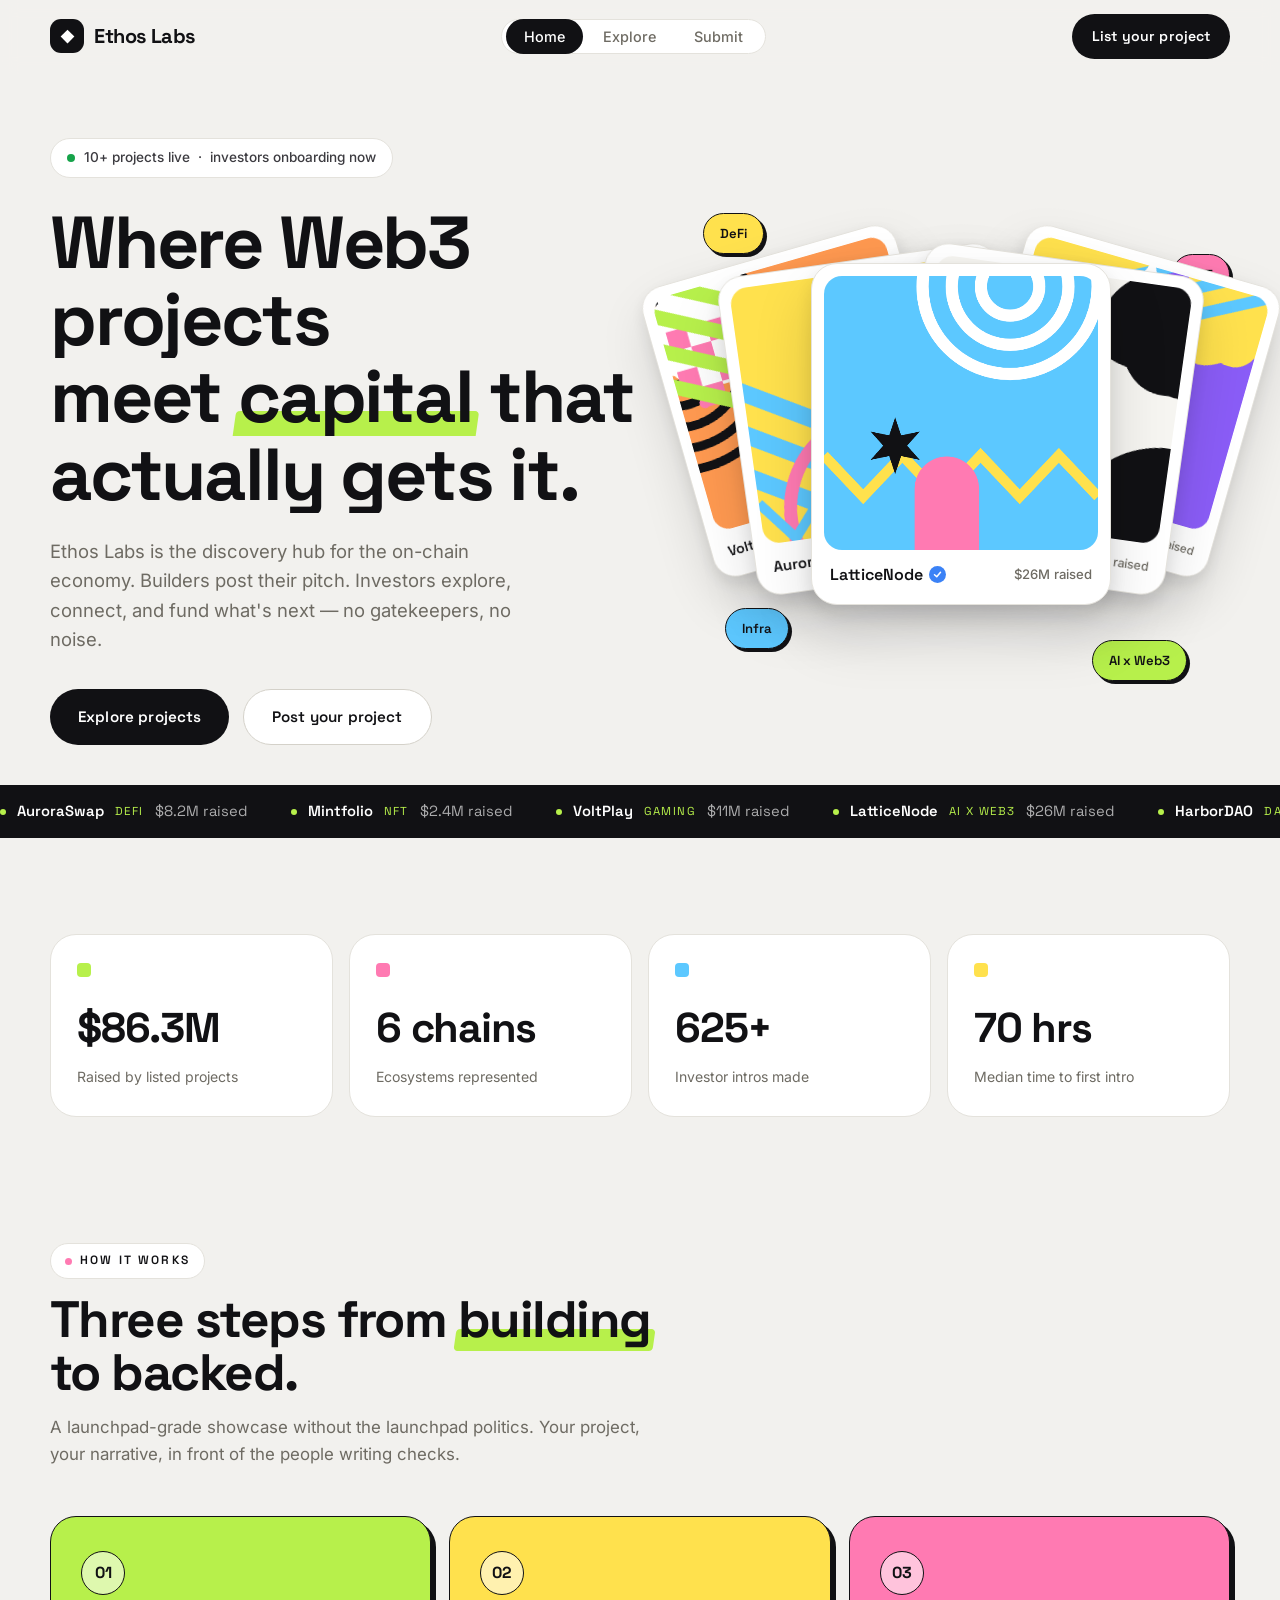
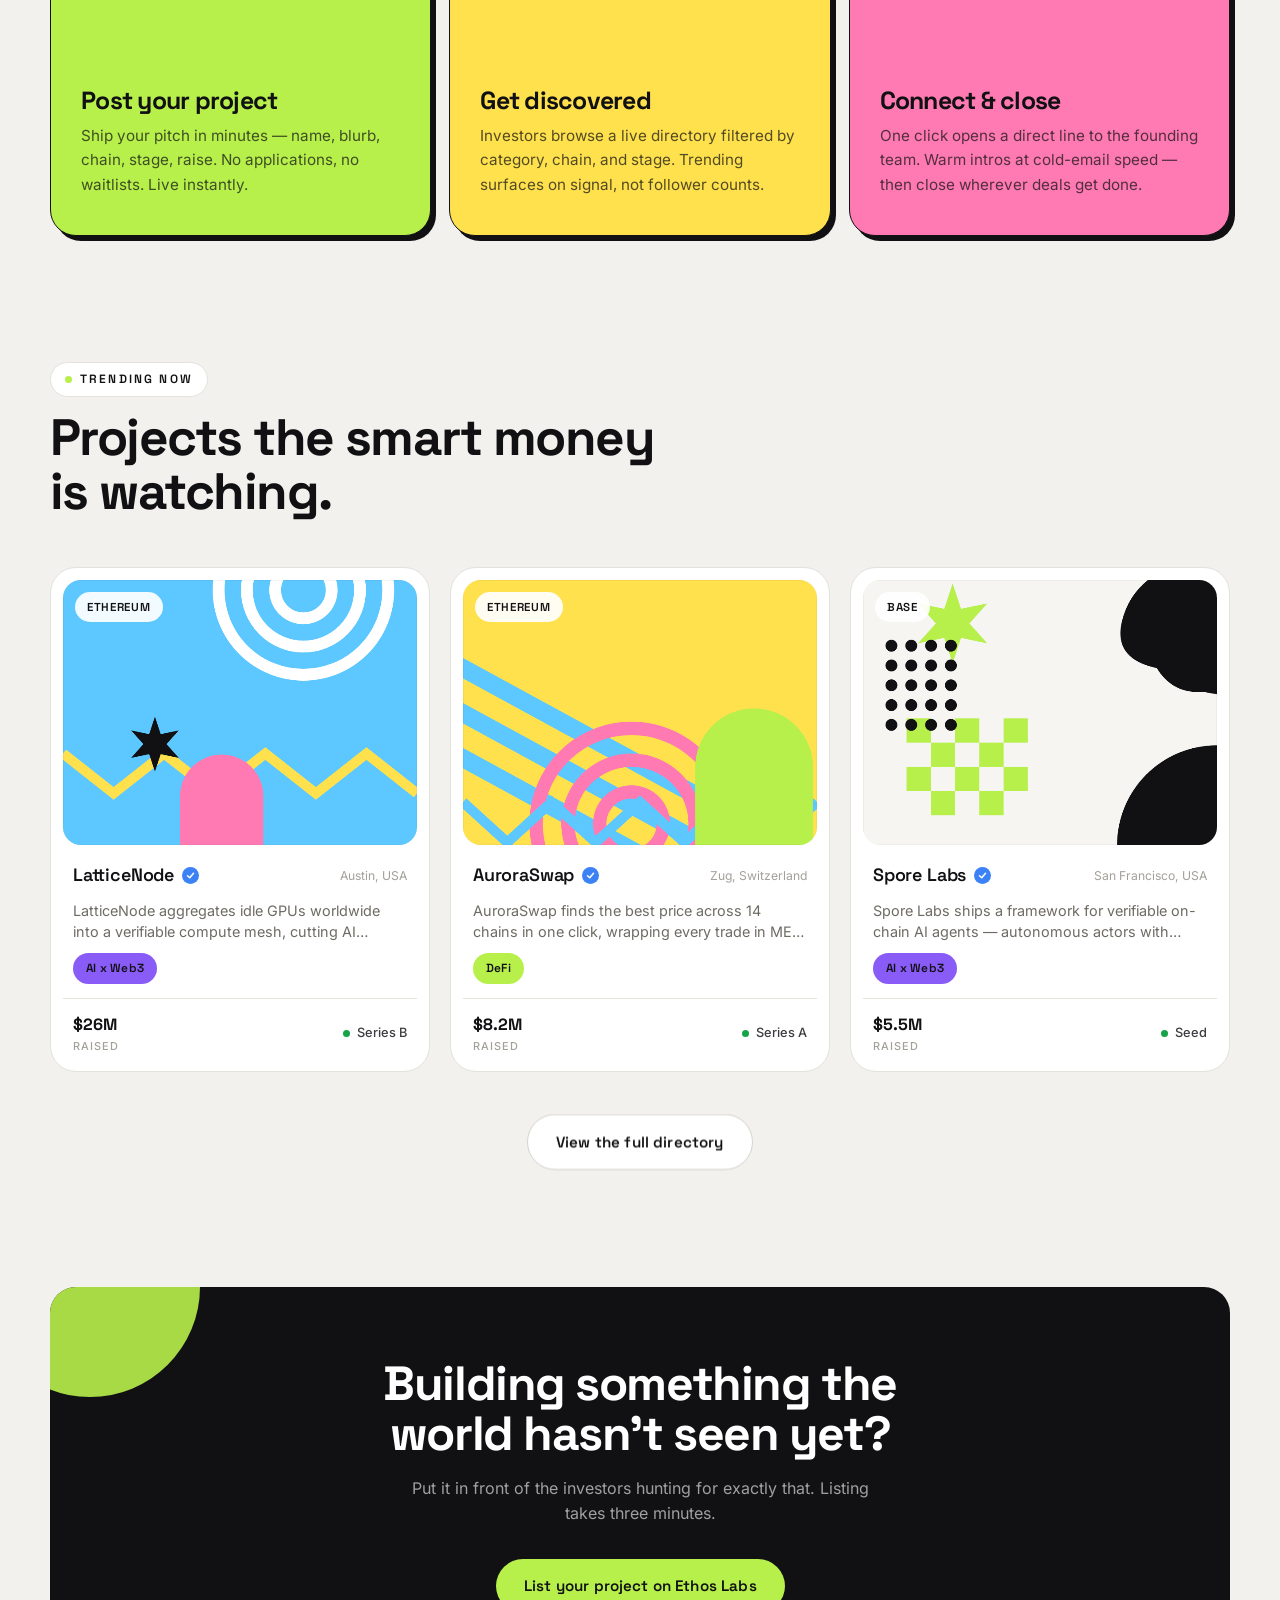
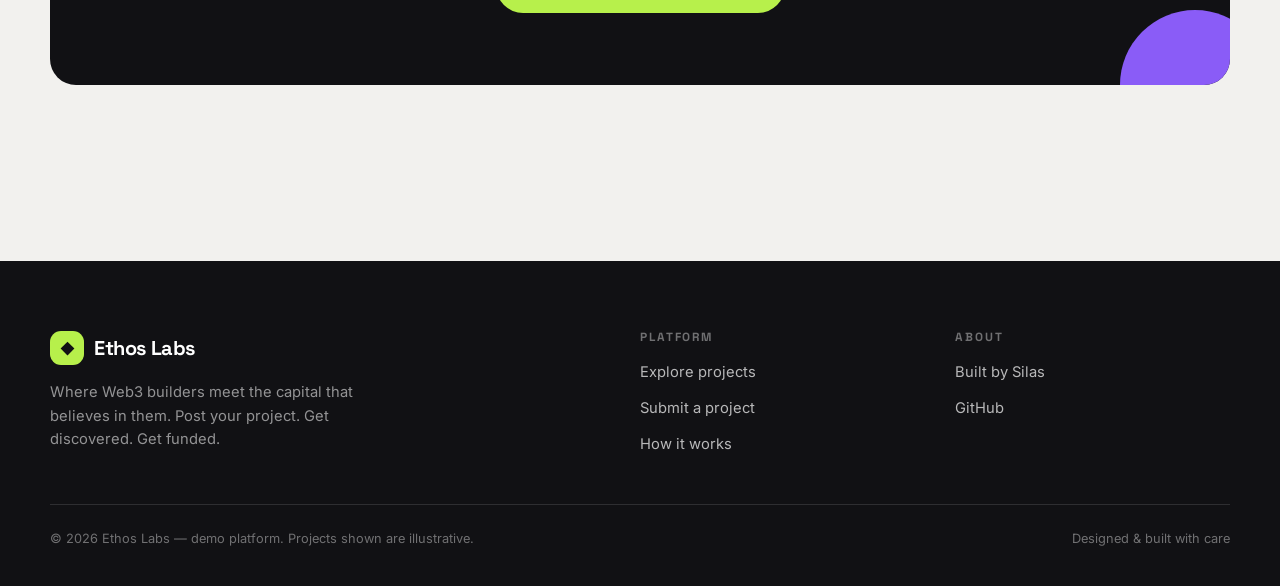
<file: index.html>
<!DOCTYPE html>
<html lang="en">
<head>
    <meta charset="UTF-8">
    <meta name="viewport" content="width=device-width, initial-scale=1.0">
    <title>Ethos Labs — Where Web3 projects meet capital</title>
    <meta name="description" content="Ethos Labs is the discovery hub for Web3. Projects post their pitch; investors discover, connect, and fund the next generation of on-chain builders.">
    <meta property="og:title" content="Ethos Labs — Where Web3 projects meet capital">
    <meta property="og:description" content="Post your project. Get discovered. Get funded.">
    <meta property="og:type" content="website">
    <link rel="icon" href="data:image/svg+xml,%3Csvg xmlns='http://www.w3.org/2000/svg' viewBox='0 0 32 32'%3E%3Crect width='32' height='32' rx='8' fill='%23111114'/%3E%3Cpath d='M16 6 26 16 16 26 6 16Z' fill='%23b7f04b'/%3E%3C/svg%3E">
    <link rel="stylesheet" href="assets/vendor/lenis.css">
    <link rel="stylesheet" href="assets/css/main.css">
</head>
<body>

    <!-- ================= HERO ================= -->
    <section class="hero">
        <div class="container hero-inner">
            <div>
                <div class="hero-badge"><span class="pulse"></span> 10+ projects live &nbsp;·&nbsp; investors onboarding now</div>
                <h1>
                    <span class="line"><span>Where Web3 projects</span></span>
                    <span class="line"><span>meet <span class="mark">capital</span> that</span></span>
                    <span class="line"><span>actually gets it.</span></span>
                </h1>
                <p class="hero-sub">Ethos Labs is the discovery hub for the on-chain economy. Builders post their pitch. Investors explore, connect, and fund what's next — no gatekeepers, no noise.</p>
                <div class="hero-ctas">
                    <a href="explore.html" class="btn btn-primary" data-magnetic>Explore projects</a>
                    <a href="submit.html" class="btn btn-ghost" data-magnetic>Post your project</a>
                </div>
            </div>
            <div class="hero-stack" id="hero-stack">
                <span class="float-chip" style="top:6%;left:2%;background:var(--yellow)">DeFi</span>
                <span class="float-chip" style="top:14%;right:0%;background:var(--pink)">NFT</span>
                <span class="float-chip" style="bottom:10%;left:6%;background:var(--sky)">Infra</span>
                <span class="float-chip" style="bottom:4%;right:8%;background:var(--lime)">AI x Web3</span>
            </div>
        </div>
    </section>

    <!-- ================= TICKER ================= -->
    <div class="ticker">
        <div class="ticker-track" id="ticker-track"></div>
    </div>

    <!-- ================= STATS ================= -->
    <section class="section" style="padding-bottom:30px">
        <div class="container">
            <div class="stats-row">
                <div class="stat-tile reveal">
                    <div class="stat-sq" style="background:var(--lime)"></div>
                    <div class="stat-value" data-count="88.4" data-prefix="$" data-suffix="M" data-decimals="1">$0M</div>
                    <div class="stat-label">Raised by listed projects</div>
                </div>
                <div class="stat-tile reveal" data-delay="0.08">
                    <div class="stat-sq" style="background:var(--pink)"></div>
                    <div class="stat-value" data-count="6" data-suffix=" chains">0</div>
                    <div class="stat-label">Ecosystems represented</div>
                </div>
                <div class="stat-tile reveal" data-delay="0.16">
                    <div class="stat-sq" style="background:var(--sky)"></div>
                    <div class="stat-value" data-count="640" data-suffix="+">0</div>
                    <div class="stat-label">Investor intros made</div>
                </div>
                <div class="stat-tile reveal" data-delay="0.24">
                    <div class="stat-sq" style="background:var(--yellow)"></div>
                    <div class="stat-value" data-count="72" data-suffix=" hrs">0</div>
                    <div class="stat-label">Median time to first intro</div>
                </div>
            </div>
        </div>
    </section>

    <!-- ================= HOW IT WORKS ================= -->
    <section class="section" id="how">
        <div class="container">
            <div class="section-head reveal">
                <span class="eyebrow"><span class="dot" style="background:var(--pink)"></span>How it works</span>
                <h2>Three steps from <span class="mark">building</span> to backed.</h2>
                <p>A launchpad-grade showcase without the launchpad politics. Your project, your narrative, in front of the people writing checks.</p>
            </div>
            <div class="how-grid">
                <div class="how-card reveal" style="background:var(--lime)">
                    <span class="how-num">01</span>
                    <h3>Post your project</h3>
                    <p>Ship your pitch in minutes — name, blurb, chain, stage, raise. No applications, no waitlists. Live instantly.</p>
                </div>
                <div class="how-card reveal" data-delay="0.08" style="background:var(--yellow)">
                    <span class="how-num">02</span>
                    <h3>Get discovered</h3>
                    <p>Investors browse a live directory filtered by category, chain, and stage. Trending surfaces on signal, not follower counts.</p>
                </div>
                <div class="how-card reveal" data-delay="0.16" style="background:var(--pink)">
                    <span class="how-num">03</span>
                    <h3>Connect &amp; close</h3>
                    <p>One click opens a direct line to the founding team. Warm intros at cold-email speed — then close wherever deals get done.</p>
                </div>
            </div>
        </div>
    </section>

    <!-- ================= FEATURED ================= -->
    <section class="section" id="featured" style="padding-top:30px">
        <div class="container">
            <div class="section-head reveal">
                <span class="eyebrow"><span class="dot" style="background:var(--lime)"></span>Trending now</span>
                <h2>Projects the smart money is watching.</h2>
            </div>
            <div class="project-grid" id="featured-grid"></div>
            <div style="text-align:center;margin-top:42px" class="reveal">
                <a href="explore.html" class="btn btn-ghost" data-magnetic>View the full directory</a>
            </div>
        </div>
    </section>

    <!-- ================= CTA ================= -->
    <section class="section" style="padding-top:20px">
        <div class="container">
            <div class="cta-band reveal">
                <div class="cta-deco" style="width:220px;height:220px;background:var(--lime);top:-110px;left:-70px;opacity:.9"></div>
                <div class="cta-deco" style="width:150px;height:150px;background:var(--purple);bottom:-75px;right:-40px"></div>
                <h2 style="position:relative">Building something the world hasn't seen yet?</h2>
                <p style="position:relative">Put it in front of the investors hunting for exactly that. Listing takes three minutes.</p>
                <a href="submit.html" class="btn btn-lime" data-magnetic style="position:relative">List your project on Ethos Labs</a>
            </div>
        </div>
    </section>

    <script src="assets/vendor/gsap.min.js"></script>
    <script src="assets/vendor/ScrollTrigger.min.js"></script>
    <script src="assets/vendor/lenis.min.js"></script>
    <script src="assets/js/store.js"></script>
    <script src="assets/js/artwork.js"></script>
    <script src="assets/js/animations.js"></script>
    <script src="assets/js/home.js"></script>
</body>
</html>
</file>
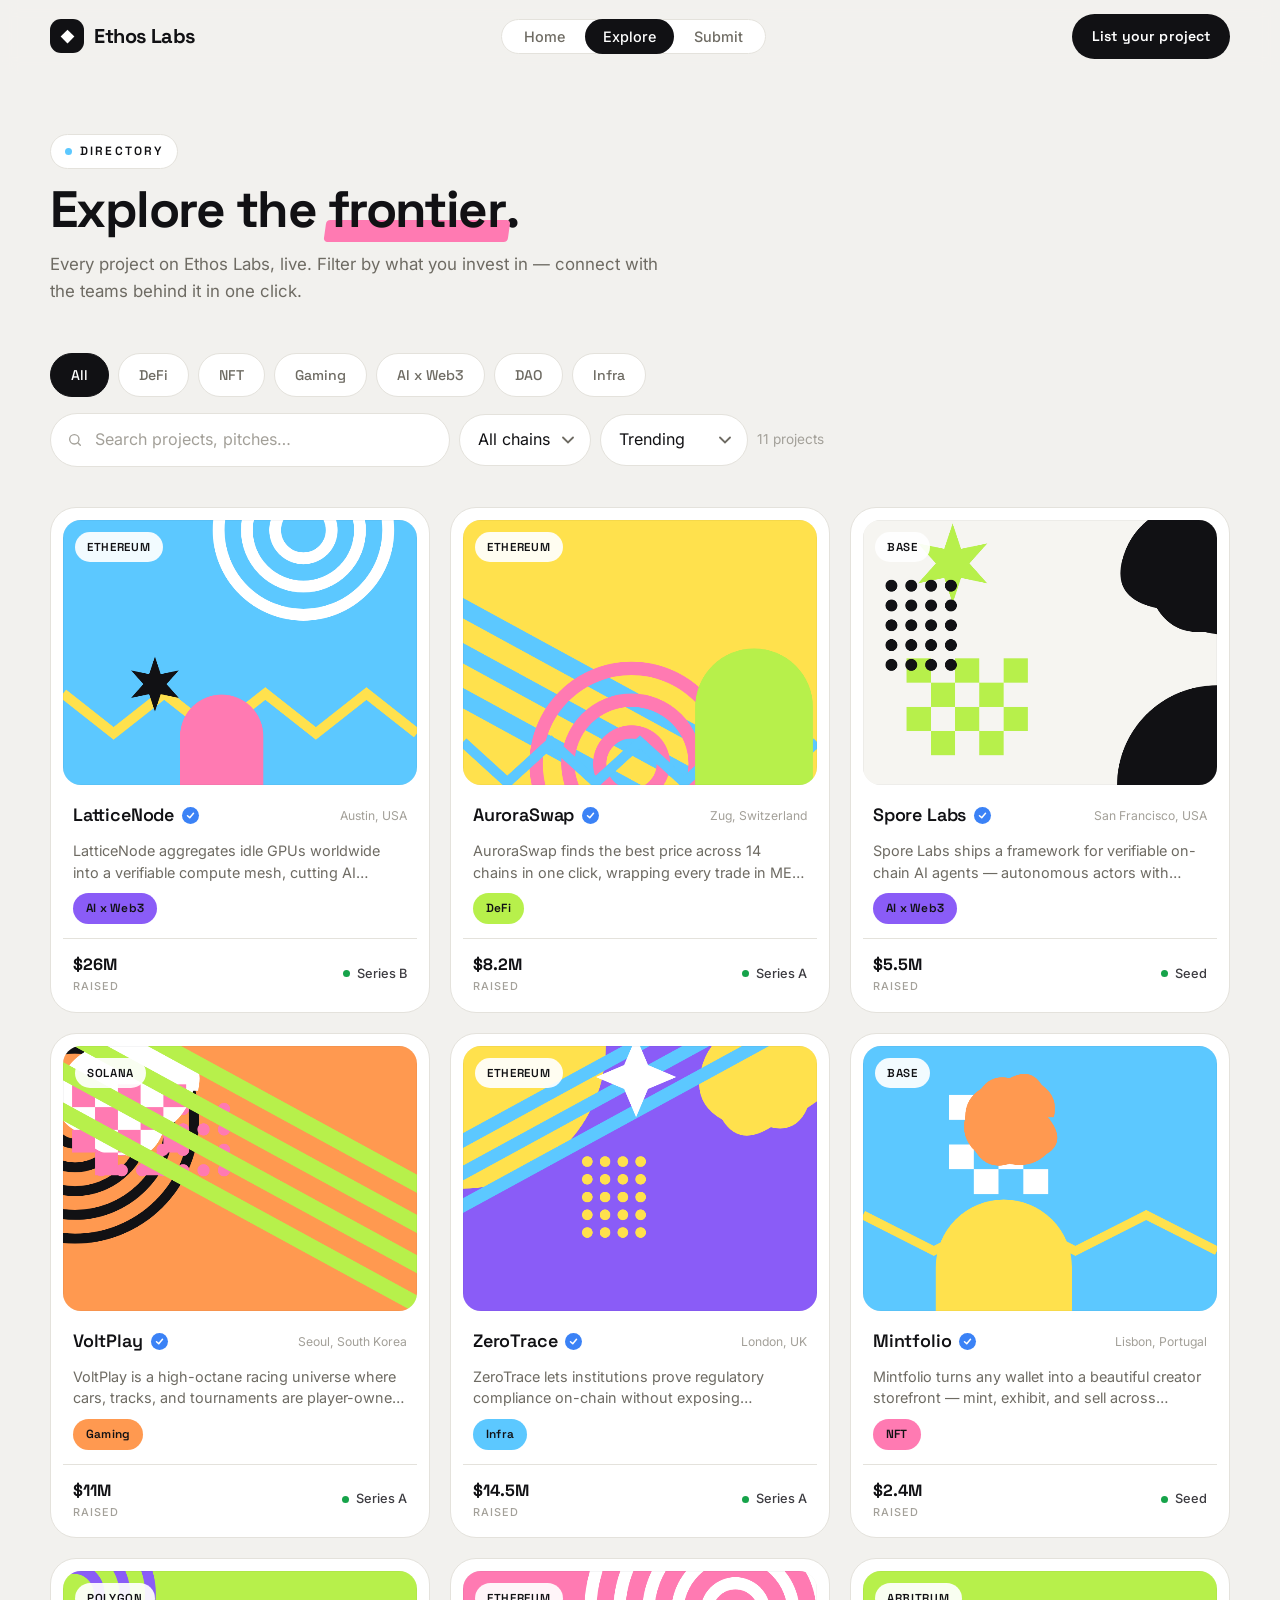
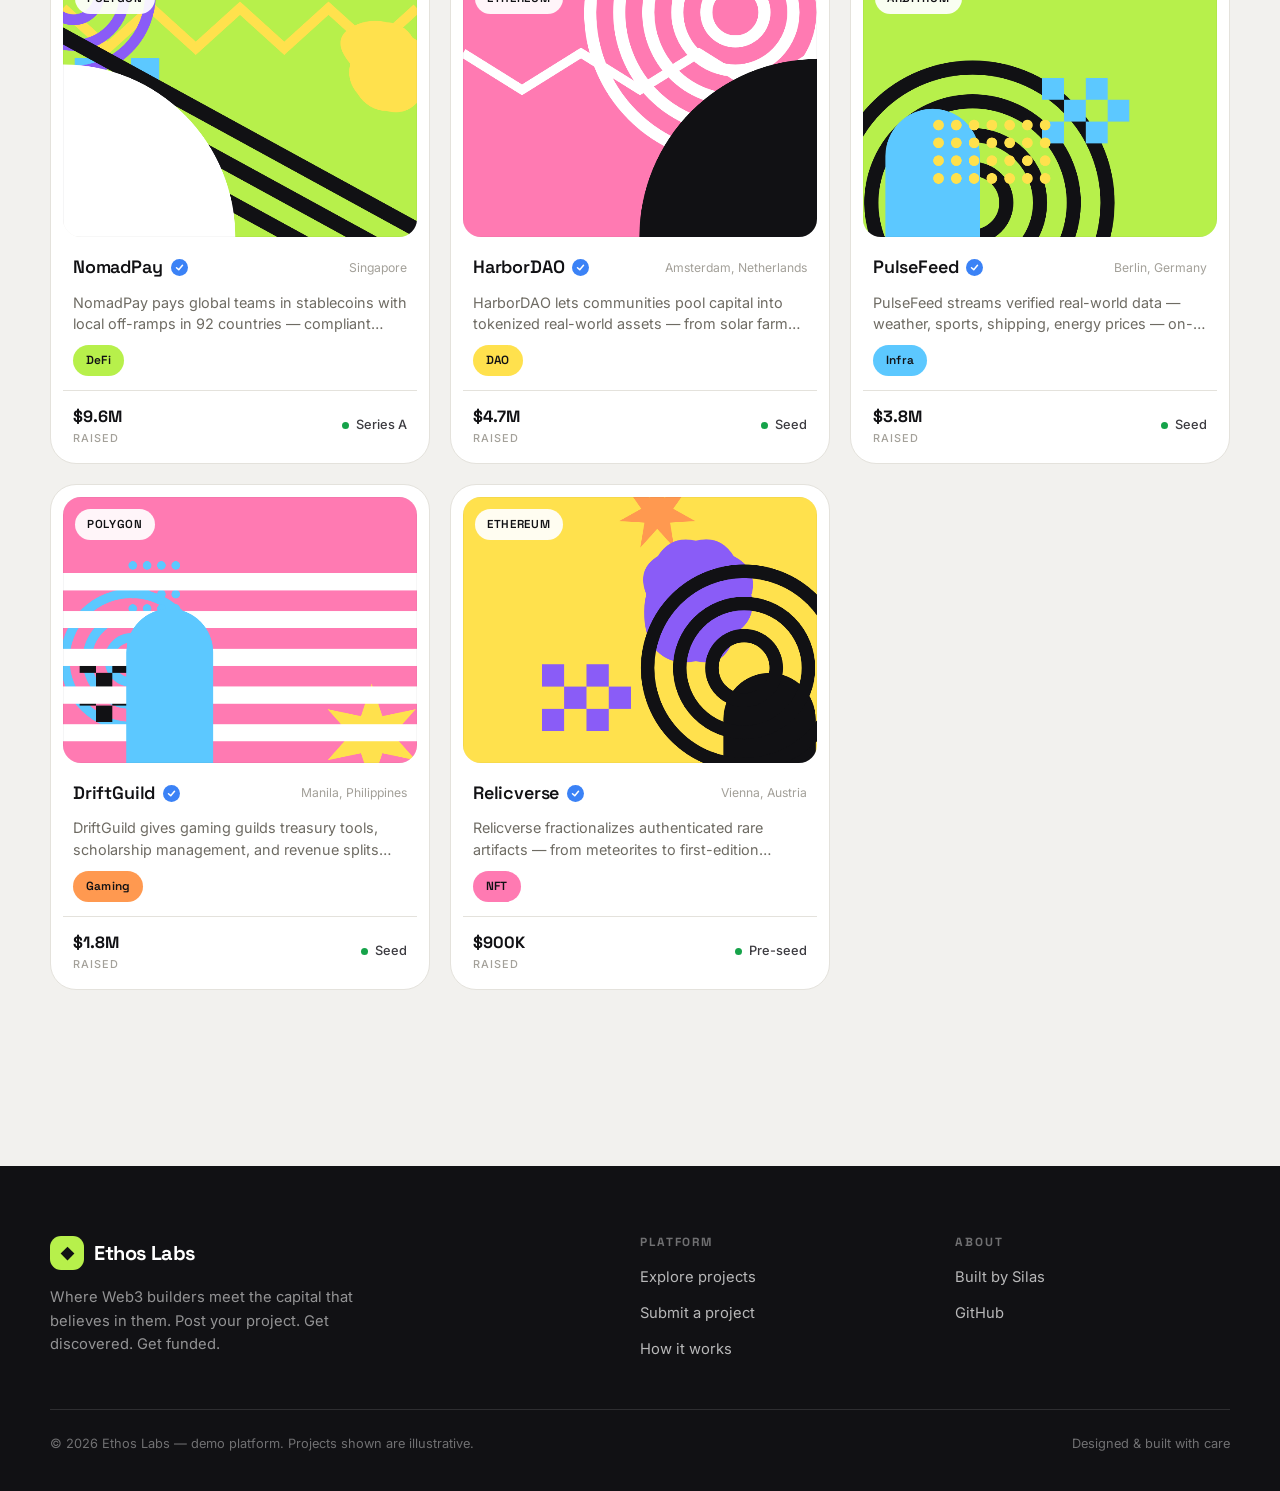
<file: explore.html>
<!DOCTYPE html>
<html lang="en">
<head>
    <meta charset="UTF-8">
    <meta name="viewport" content="width=device-width, initial-scale=1.0">
    <title>Explore projects — Ethos Labs</title>
    <meta name="description" content="Browse every project on Ethos Labs — filter by category, chain, and stage; search and sort to find your next investment.">
    <link rel="icon" href="data:image/svg+xml,%3Csvg xmlns='http://www.w3.org/2000/svg' viewBox='0 0 32 32'%3E%3Crect width='32' height='32' rx='8' fill='%23111114'/%3E%3Cpath d='M16 6 26 16 16 26 6 16Z' fill='%23b7f04b'/%3E%3C/svg%3E">
    <link rel="stylesheet" href="assets/vendor/lenis.css">
    <link rel="stylesheet" href="assets/css/main.css">
</head>
<body>

    <section class="section" style="padding-top:calc(var(--nav-h) + 60px)">
        <div class="container">
            <div class="section-head reveal">
                <span class="eyebrow"><span class="dot" style="background:var(--sky)"></span>Directory</span>
                <h2>Explore the <span class="mark-pink mark">frontier</span>.</h2>
                <p>Every project on Ethos Labs, live. Filter by what you invest in — connect with the teams behind it in one click.</p>
            </div>

            <div class="filter-bar reveal">
                <div class="filter-row" id="filter-categories"></div>
                <div class="filter-row">
                    <div class="search-wrap">
                        <span class="search-ico" id="search-ico"></span>
                        <input type="search" class="search-input" id="filter-search" placeholder="Search projects, pitches…">
                    </div>
                    <div class="select-wrap">
                        <select id="filter-chain"></select>
                    </div>
                    <div class="select-wrap">
                        <select id="filter-sort">
                            <option value="trending">Trending</option>
                            <option value="newest">Newest</option>
                            <option value="raising">Most raised</option>
                        </select>
                    </div>
                    <span class="results-count" id="results-count"></span>
                </div>
            </div>

            <div class="project-grid" id="explore-grid"></div>
        </div>
    </section>

    <script src="assets/vendor/gsap.min.js"></script>
    <script src="assets/vendor/ScrollTrigger.min.js"></script>
    <script src="assets/vendor/lenis.min.js"></script>
    <script src="assets/js/store.js"></script>
    <script src="assets/js/artwork.js"></script>
    <script src="assets/js/animations.js"></script>
    <script src="assets/js/explore.js"></script>
</body>
</html>
</file>
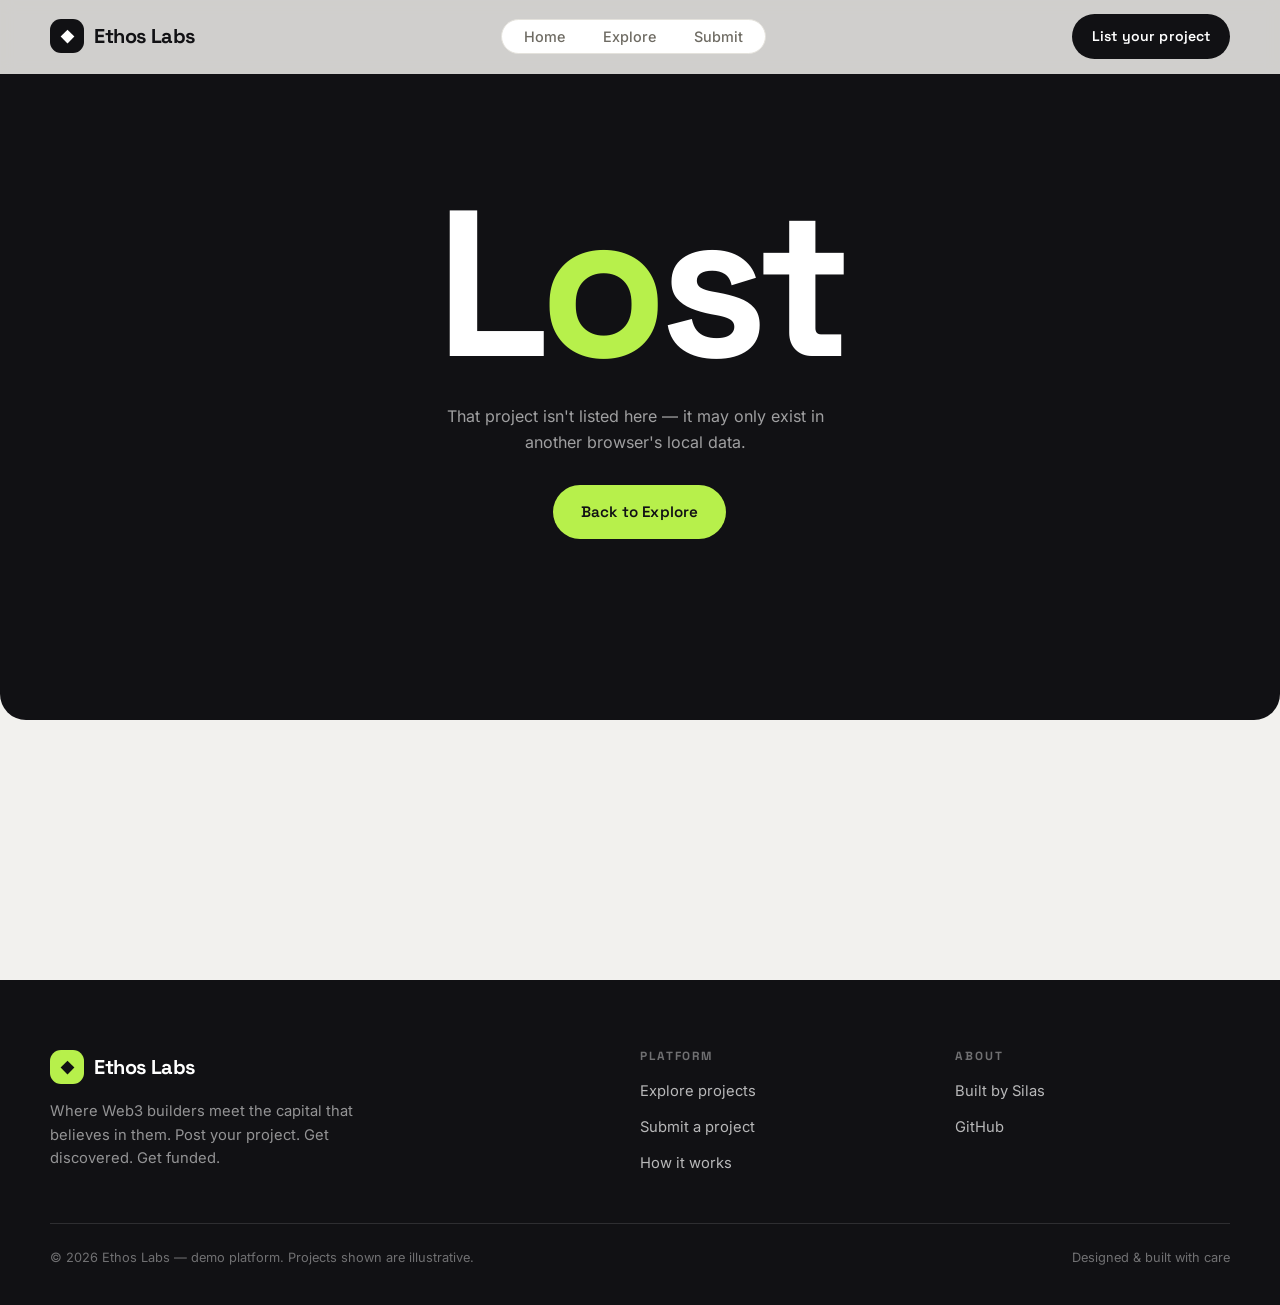
<file: project.html>
<!DOCTYPE html>
<html lang="en">
<head>
    <meta charset="UTF-8">
    <meta name="viewport" content="width=device-width, initial-scale=1.0">
    <title>Project — Ethos Labs</title>
    <meta name="description" content="Full pitch, raise snapshot, team, and direct contact for a project listed on Ethos Labs.">
    <link rel="icon" href="data:image/svg+xml,%3Csvg xmlns='http://www.w3.org/2000/svg' viewBox='0 0 32 32'%3E%3Crect width='32' height='32' rx='8' fill='%23111114'/%3E%3Cpath d='M16 6 26 16 16 26 6 16Z' fill='%23b7f04b'/%3E%3C/svg%3E">
    <link rel="stylesheet" href="assets/vendor/lenis.css">
    <link rel="stylesheet" href="assets/css/main.css">
</head>
<body>

    <main id="detail-root" style="min-height:100svh"></main>

    <script src="assets/vendor/gsap.min.js"></script>
    <script src="assets/vendor/ScrollTrigger.min.js"></script>
    <script src="assets/vendor/lenis.min.js"></script>
    <script src="assets/js/store.js"></script>
    <script src="assets/js/artwork.js"></script>
    <script src="assets/js/animations.js"></script>
    <script src="assets/js/project.js"></script>
</body>
</html>
</file>
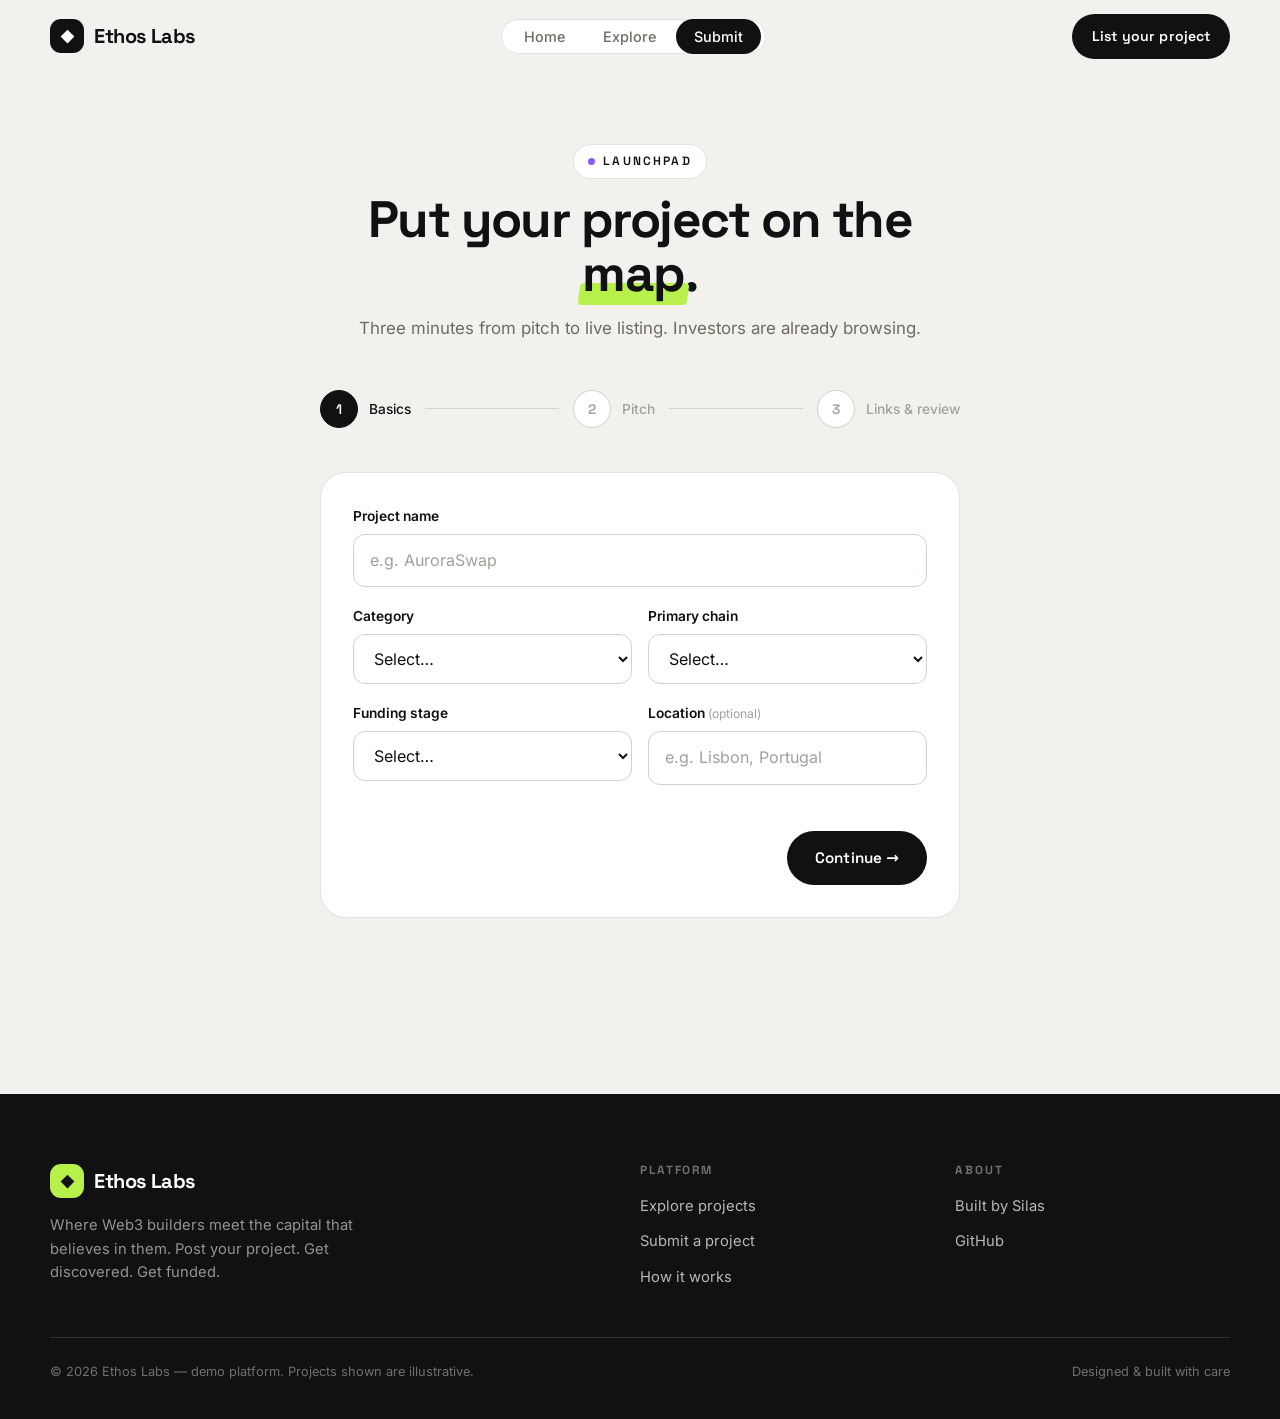
<file: submit.html>
<!DOCTYPE html>
<html lang="en">
<head>
    <meta charset="UTF-8">
    <meta name="viewport" content="width=device-width, initial-scale=1.0">
    <title>Submit your project — Ethos Labs</title>
    <meta name="description" content="List your Web3 project on Ethos Labs in three minutes — pitch, category, chain, and raise details, live instantly for investors to discover.">
    <link rel="icon" href="data:image/svg+xml,%3Csvg xmlns='http://www.w3.org/2000/svg' viewBox='0 0 32 32'%3E%3Crect width='32' height='32' rx='8' fill='%23111114'/%3E%3Cpath d='M16 6 26 16 16 26 6 16Z' fill='%23b7f04b'/%3E%3C/svg%3E">
    <link rel="stylesheet" href="assets/vendor/lenis.css">
    <link rel="stylesheet" href="assets/css/main.css">
</head>
<body>

    <section class="section" style="padding-top:calc(var(--nav-h) + 70px)">
        <div class="container">
            <div class="section-head reveal" style="text-align:center;margin-inline:auto">
                <span class="eyebrow"><span class="dot" style="background:var(--purple)"></span>Launchpad</span>
                <h2>Put your project on the <span class="mark">map</span>.</h2>
                <p>Three minutes from pitch to live listing. Investors are already browsing.</p>
            </div>

            <div class="wizard reveal" id="wizard">
                <!-- Progress -->
                <div class="wizard-progress">
                    <div class="wp-step is-active"><div class="wp-dot">1</div><span class="wp-label">Basics</span></div>
                    <div class="wp-line"></div>
                    <div class="wp-step"><div class="wp-dot">2</div><span class="wp-label">Pitch</span></div>
                    <div class="wp-line"></div>
                    <div class="wp-step"><div class="wp-dot">3</div><span class="wp-label">Links &amp; review</span></div>
                </div>

                <!-- Step 1: Basics -->
                <div class="wizard-panel wizard-card is-current" data-step="1">
                    <div class="field">
                        <label for="f-name">Project name</label>
                        <input id="f-name" type="text" placeholder="e.g. AuroraSwap" autocomplete="off">
                        <span class="error-msg"></span>
                    </div>
                    <div class="field-row">
                        <div class="field">
                            <label for="f-category">Category</label>
                            <select id="f-category">
                                <option value="">Select…</option>
                                <option>DeFi</option>
                                <option>NFT</option>
                                <option>Gaming</option>
                                <option>Infra</option>
                                <option>DAO</option>
                                <option>AI x Web3</option>
                            </select>
                            <span class="error-msg"></span>
                        </div>
                        <div class="field">
                            <label for="f-chain">Primary chain</label>
                            <select id="f-chain">
                                <option value="">Select…</option>
                                <option>Ethereum</option>
                                <option>Solana</option>
                                <option>Base</option>
                                <option>Arbitrum</option>
                                <option>Polygon</option>
                                <option>Other</option>
                            </select>
                            <span class="error-msg"></span>
                        </div>
                    </div>
                    <div class="field-row">
                        <div class="field">
                            <label for="f-stage">Funding stage</label>
                            <select id="f-stage">
                                <option value="">Select…</option>
                                <option>Pre-seed</option>
                                <option>Seed</option>
                                <option>Series A</option>
                                <option>Series B</option>
                                <option>Token round</option>
                            </select>
                            <span class="error-msg"></span>
                        </div>
                        <div class="field">
                            <label for="f-location">Location <span class="hint">(optional)</span></label>
                            <input id="f-location" type="text" placeholder="e.g. Lisbon, Portugal">
                            <span class="error-msg"></span>
                        </div>
                    </div>
                    <div class="wizard-nav">
                        <span></span>
                        <button class="btn btn-primary" data-next data-magnetic>Continue →</button>
                    </div>
                </div>

                <!-- Step 2: Pitch -->
                <div class="wizard-panel wizard-card" data-step="2">
                    <div class="field">
                        <label for="f-tagline">Tagline</label>
                        <input id="f-tagline" type="text" placeholder="One line that makes an investor lean in.">
                        <span class="error-msg"></span>
                    </div>
                    <div class="field">
                        <label for="f-blurb">Blurb — your 280-character pitch</label>
                        <textarea id="f-blurb" maxlength="280" placeholder="What you're building, who it's for, and why it wins."></textarea>
                        <div class="char-count" id="blurb-count">0 / 280</div>
                        <span class="error-msg"></span>
                    </div>
                    <div class="field">
                        <label for="f-description">Extended pitch <span class="hint">(optional — separate paragraphs with a blank line)</span></label>
                        <textarea id="f-description" style="min-height:160px" placeholder="Traction, product, market, moat…"></textarea>
                        <span class="error-msg"></span>
                    </div>
                    <div class="field">
                        <label for="f-seeking">Raising <span class="hint">(optional)</span></label>
                        <input id="f-seeking" type="text" placeholder="e.g. $5M">
                        <span class="error-msg"></span>
                    </div>
                    <div class="wizard-nav">
                        <button class="btn btn-ghost" data-back data-magnetic>← Back</button>
                        <button class="btn btn-primary" data-next data-magnetic>Continue →</button>
                    </div>
                </div>

                <!-- Step 3: Links & review -->
                <div class="wizard-panel wizard-card" data-step="3">
                    <div class="field">
                        <label for="f-contact">Contact email</label>
                        <input id="f-contact" type="email" placeholder="founders@yourproject.xyz">
                        <span class="error-msg"></span>
                    </div>
                    <div class="field-row">
                        <div class="field">
                            <label for="f-website">Website <span class="hint">(optional)</span></label>
                            <input id="f-website" type="url" placeholder="https://…">
                            <span class="error-msg"></span>
                        </div>
                        <div class="field">
                            <label for="f-twitter">Twitter / X <span class="hint">(optional)</span></label>
                            <input id="f-twitter" type="url" placeholder="https://x.com/…">
                            <span class="error-msg"></span>
                        </div>
                    </div>
                    <div class="review-block">
                        <h4>Review your listing</h4>
                        <div id="review-list"></div>
                    </div>
                    <div class="wizard-nav">
                        <button class="btn btn-ghost" data-back data-magnetic>← Back</button>
                        <button class="btn btn-primary" data-next data-magnetic>Go live</button>
                    </div>
                </div>

                <!-- Success -->
                <div class="wizard-success" id="wizard-success">
                    <div class="success-orb" id="success-orb"></div>
                    <h2>You're live.</h2>
                    <p>Your project is in the directory. It's stored in this browser for the demo — plug in a backend and it goes global.</p>
                    <div style="display:flex;gap:14px;justify-content:center;flex-wrap:wrap">
                        <a class="btn btn-primary" id="success-link" href="explore.html" data-magnetic>View your listing</a>
                        <a class="btn btn-white" href="explore.html" data-magnetic>Browse the directory</a>
                    </div>
                </div>
            </div>
        </div>
    </section>

    <script src="assets/vendor/gsap.min.js"></script>
    <script src="assets/vendor/ScrollTrigger.min.js"></script>
    <script src="assets/vendor/lenis.min.js"></script>
    <script src="assets/js/store.js"></script>
    <script src="assets/js/artwork.js"></script>
    <script src="assets/js/animations.js"></script>
    <script src="assets/js/submit.js"></script>
</body>
</html>
</file>
<file: assets/vendor/lenis.css>
html.lenis,html.lenis body{height:auto}.lenis.lenis-smooth{scroll-behavior:auto!important}.lenis.lenis-smooth [data-lenis-prevent]{overscroll-behavior:contain}.lenis.lenis-stopped{overflow:hidden}.lenis.lenis-smooth iframe{pointer-events:none}
</file>
<file: assets/css/main.css>
/* ============================================================
   NEXUS — Web3 project discovery
   Design system v2: light editorial marketplace.
   Warm canvas, ink type, white cards, black pill CTAs,
   flat accent colors. No gradients, no glass, no glow.
   ============================================================ */

/* ---------- Fonts (self-hosted) ---------- */
@font-face {
  font-family: 'Space Grotesk';
  src: url('../fonts/space-grotesk-latin-400-normal.woff2') format('woff2');
  font-weight: 400; font-style: normal; font-display: swap;
}
@font-face {
  font-family: 'Space Grotesk';
  src: url('../fonts/space-grotesk-latin-500-normal.woff2') format('woff2');
  font-weight: 500; font-style: normal; font-display: swap;
}
@font-face {
  font-family: 'Space Grotesk';
  src: url('../fonts/space-grotesk-latin-600-normal.woff2') format('woff2');
  font-weight: 600; font-style: normal; font-display: swap;
}
@font-face {
  font-family: 'Space Grotesk';
  src: url('../fonts/space-grotesk-latin-700-normal.woff2') format('woff2');
  font-weight: 700; font-style: normal; font-display: swap;
}
@font-face {
  font-family: 'Inter';
  src: url('../fonts/inter-latin-400-normal.woff2') format('woff2');
  font-weight: 400; font-style: normal; font-display: swap;
}
@font-face {
  font-family: 'Inter';
  src: url('../fonts/inter-latin-500-normal.woff2') format('woff2');
  font-weight: 500; font-style: normal; font-display: swap;
}
@font-face {
  font-family: 'Inter';
  src: url('../fonts/inter-latin-600-normal.woff2') format('woff2');
  font-weight: 600; font-style: normal; font-display: swap;
}

/* ---------- Tokens ---------- */
:root {
  --canvas: #f2f1ee;
  --card: #ffffff;
  --ink: #111114;
  --ink-soft: #3c3b40;
  --muted: #6e6b63;
  --faint: #a3a099;
  --line: #e4e2dc;
  --line-dark: #d4d1c9;

  --lime: #b7f04b;
  --yellow: #ffe14d;
  --pink: #ff7ab2;
  --purple: #8a5cf7;
  --sky: #5cc8ff;
  --orange: #ff9950;
  --blue: #3b82f6;
  --green: #16a34a;
  --red: #dc2626;

  --font-display: 'Space Grotesk', 'Inter', system-ui, sans-serif;
  --font-body: 'Inter', system-ui, sans-serif;

  --r-sm: 12px;
  --r-md: 18px;
  --r-lg: 26px;
  --nav-h: 74px;
  --shadow-sm: 0 1px 2px rgba(17, 17, 20, 0.05), 0 4px 14px rgba(17, 17, 20, 0.05);
  --shadow-md: 0 2px 6px rgba(17, 17, 20, 0.06), 0 14px 34px rgba(17, 17, 20, 0.10);
  --shadow-lg: 0 8px 20px rgba(17, 17, 20, 0.10), 0 30px 60px rgba(17, 17, 20, 0.14);
  --ease-out: cubic-bezier(0.22, 1, 0.36, 1);
}

/* ---------- Reset / base ---------- */
*, *::before, *::after { box-sizing: border-box; margin: 0; padding: 0; }

body {
  background: var(--canvas);
  color: var(--ink);
  font-family: var(--font-body);
  font-size: 16px;
  line-height: 1.6;
  -webkit-font-smoothing: antialiased;
  overflow-x: hidden;
  min-height: 100vh;
}

img, canvas { max-width: 100%; display: block; }
a { color: inherit; text-decoration: none; }
button { font: inherit; color: inherit; background: none; border: none; cursor: pointer; }
input, select, textarea { font: inherit; color: inherit; }

::selection { background: var(--lime); color: var(--ink); }

h1, h2, h3, h4 { font-family: var(--font-display); line-height: 1.05; letter-spacing: -0.03em; font-weight: 700; }

/* ---------- Utilities ---------- */
.container { width: min(1180px, calc(100% - 44px)); margin-inline: auto; }
.section { padding: 96px 0; position: relative; }
.section-head { max-width: 620px; margin-bottom: 48px; }
.section-head h2 { font-size: clamp(2rem, 4.4vw, 3.2rem); margin: 14px 0 14px; }
.section-head p { color: var(--muted); font-size: 1.05rem; }

.eyebrow {
  display: inline-flex; align-items: center; gap: 8px;
  font-family: var(--font-display);
  font-size: 0.75rem; font-weight: 600;
  letter-spacing: 0.18em; text-transform: uppercase;
  color: var(--ink);
  padding: 7px 14px;
  background: var(--card);
  border: 1px solid var(--line);
  border-radius: 999px;
}
.eyebrow .dot { width: 7px; height: 7px; border-radius: 50%; }

/* Marker highlight for one word in headlines */
.mark {
  position: relative; white-space: nowrap; z-index: 0;
}
.mark::after {
  content: ''; position: absolute; z-index: -1;
  left: -0.06em; right: -0.06em; bottom: 0.02em; height: 0.42em;
  background: var(--lime);
  border-radius: 4px;
  transform: skewX(-8deg);
}
.mark-pink::after { background: var(--pink); }
.mark-yellow::after { background: var(--yellow); }

.icon { width: 1em; height: 1em; display: inline-block; vertical-align: -0.12em; fill: none; stroke: currentColor; stroke-width: 2; stroke-linecap: round; stroke-linejoin: round; }
.icon-fill { fill: currentColor; stroke: none; }

/* ---------- Buttons ---------- */
.btn {
  position: relative; display: inline-flex; align-items: center; justify-content: center; gap: 9px;
  padding: 15px 28px; border-radius: 999px;
  font-family: var(--font-display); font-weight: 600; font-size: 0.95rem;
  letter-spacing: 0.01em; white-space: nowrap;
  transition: transform 0.25s var(--ease-out), box-shadow 0.25s, background 0.25s, color 0.25s, border-color 0.25s;
  will-change: transform;
}
.btn-primary { background: var(--ink); color: #fff; }
.btn-primary:hover { background: #000; box-shadow: var(--shadow-md); }
.btn-ghost { background: var(--card); color: var(--ink); border: 1px solid var(--line-dark); }
.btn-ghost:hover { border-color: var(--ink); }
.btn-lime { background: var(--lime); color: var(--ink); }
.btn-lime:hover { box-shadow: var(--shadow-md); }
.btn-white { background: #fff; color: var(--ink); }
.btn-white:hover { box-shadow: var(--shadow-md); }
.btn-sm { padding: 11px 20px; font-size: 0.88rem; }
.btn[disabled] { opacity: 0.4; pointer-events: none; }

/* ---------- Nav ---------- */
.site-nav {
  position: fixed; top: 0; left: 0; right: 0; z-index: 100;
  height: var(--nav-h);
  display: flex; align-items: center;
  background: rgba(242, 241, 238, 0.85);
  backdrop-filter: blur(8px); -webkit-backdrop-filter: blur(8px);
  border-bottom: 1px solid transparent;
  transition: border-color 0.3s, background 0.3s;
}
.site-nav.is-scrolled { border-bottom-color: var(--line); background: rgba(242, 241, 238, 0.95); }
.site-nav .container { display: flex; align-items: center; justify-content: space-between; gap: 20px; }

.nav-logo { font-family: var(--font-display); font-weight: 700; font-size: 1.25rem; letter-spacing: -0.02em; display: flex; align-items: center; gap: 10px; }
.nav-logo .logo-mark {
  width: 34px; height: 34px; border-radius: 11px;
  background: var(--ink); color: #fff;
  display: grid; place-items: center;
}
.nav-logo .logo-mark svg { width: 15px; height: 15px; }

.nav-links {
  display: flex; align-items: center; gap: 2px; list-style: none;
  background: var(--card); border: 1px solid var(--line); border-radius: 999px; padding: 4px;
}
.nav-links a {
  padding: 9px 18px; border-radius: 999px;
  font-size: 0.9rem; font-weight: 500; color: var(--muted);
  transition: color 0.2s, background 0.2s;
}
.nav-links a:hover { color: var(--ink); }
.nav-links a.is-active { color: #fff; background: var(--ink); }
.nav-cta { display: flex; align-items: center; gap: 12px; }

.nav-burger { display: none; flex-direction: column; gap: 5px; padding: 10px; }
.nav-burger span { width: 22px; height: 2px; background: var(--ink); border-radius: 2px; transition: transform 0.3s, opacity 0.3s; }
.nav-burger.is-open span:nth-child(1) { transform: translateY(7px) rotate(45deg); }
.nav-burger.is-open span:nth-child(2) { opacity: 0; }
.nav-burger.is-open span:nth-child(3) { transform: translateY(-7px) rotate(-45deg); }

.mobile-menu {
  position: fixed; top: var(--nav-h); left: 0; right: 0; z-index: 99;
  background: var(--canvas);
  border-bottom: 1px solid var(--line);
  padding: 14px 22px 22px;
  display: none; flex-direction: column; gap: 4px;
  box-shadow: var(--shadow-md);
}
.mobile-menu.is-open { display: flex; }
.mobile-menu a { padding: 13px 14px; border-radius: var(--r-sm); font-weight: 500; color: var(--muted); }
.mobile-menu a:hover, .mobile-menu a.is-active { color: var(--ink); background: var(--card); }

@media (max-width: 880px) {
  .nav-links, .nav-cta .btn { display: none; }
  .nav-burger { display: flex; }
}

/* ---------- Hero ---------- */
.hero { position: relative; padding: calc(var(--nav-h) + 64px) 0 40px; overflow: hidden; }
.hero-inner { display: grid; grid-template-columns: 1.05fr 0.95fr; gap: 48px; align-items: center; }
@media (max-width: 940px) { .hero-inner { grid-template-columns: 1fr; gap: 56px; } }

.hero-badge {
  display: inline-flex; align-items: center; gap: 9px;
  padding: 8px 16px; border-radius: 999px; margin-bottom: 26px;
  background: var(--card); border: 1px solid var(--line);
  font-size: 0.85rem; font-weight: 500; color: var(--ink-soft);
}
.hero-badge .pulse { width: 8px; height: 8px; border-radius: 50%; background: var(--green); }

.hero h1 { font-size: clamp(2.7rem, 6vw, 4.6rem); max-width: 620px; }
.hero h1 .line { display: block; overflow: hidden; }
.hero h1 .line > span { display: inline-block; }
.hero-sub { margin: 24px 0 34px; font-size: clamp(1rem, 1.8vw, 1.15rem); color: var(--muted); max-width: 480px; }
.hero-ctas { display: flex; flex-wrap: wrap; gap: 14px; }

/* Fanned card stack */
.hero-stack { position: relative; height: 520px; }
@media (max-width: 940px) { .hero-stack { height: 440px; max-width: 420px; margin-inline: auto; } }
.stack-card {
  /* width/left/top/margins are set in px by home.js — layout-measurement-proof */
  position: absolute;
  background: var(--card);
  border: 1px solid var(--line);
  border-radius: var(--r-lg);
  padding: 12px;
  box-shadow: var(--shadow-lg);
  will-change: transform;
}
.stack-card canvas { border-radius: var(--r-md); width: 100%; height: auto; aspect-ratio: 1 / 1; object-fit: cover; }
.stack-card .sc-meta { display: flex; align-items: center; justify-content: space-between; padding: 12px 6px 4px; }
.stack-card .sc-name { font-family: var(--font-display); font-weight: 600; font-size: 1rem; display: flex; align-items: center; gap: 6px; }
.stack-card .sc-price { font-size: 0.82rem; color: var(--muted); font-weight: 500; }

.float-chip {
  position: absolute; z-index: 5; white-space: nowrap;
  font-family: var(--font-display); font-weight: 600; font-size: 0.82rem;
  padding: 9px 16px; border-radius: 999px;
  border: 1px solid var(--ink);
  box-shadow: 3px 3px 0 var(--ink);
}

/* Verified check */
.verified { display: inline-grid; place-items: center; width: 17px; height: 17px; border-radius: 50%; background: var(--blue); color: #fff; flex-shrink: 0; }
.verified svg { width: 9px; height: 9px; }

/* ---------- Ticker ---------- */
.ticker { overflow: hidden; background: var(--ink); color: #fff; padding: 15px 0; }
.ticker-track { display: flex; gap: 44px; width: max-content; animation: ticker-scroll 36s linear infinite; }
.ticker:hover .ticker-track { animation-play-state: paused; }
.ticker-item { display: flex; align-items: center; gap: 11px; white-space: nowrap; font-family: var(--font-display); font-size: 0.92rem; color: rgba(255, 255, 255, 0.65); }
.ticker-item b { color: #fff; font-weight: 600; }
.ticker-item .t-cat { font-size: 0.72rem; letter-spacing: 0.12em; text-transform: uppercase; color: var(--lime); }
.ticker-item .t-dot { width: 6px; height: 6px; border-radius: 50%; background: var(--lime); }
@keyframes ticker-scroll { from { transform: translateX(0); } to { transform: translateX(-50%); } }

/* ---------- Cards (project) ---------- */
.project-grid { display: grid; grid-template-columns: repeat(auto-fill, minmax(300px, 1fr)); gap: 20px; }

.project-card {
  position: relative; display: flex; flex-direction: column;
  background: var(--card);
  border: 1px solid var(--line);
  border-radius: var(--r-lg);
  padding: 12px 12px 0;
  transition: transform 0.35s var(--ease-out), box-shadow 0.35s, border-color 0.35s;
  overflow: hidden;
}
.project-card:hover { transform: translateY(-5px); box-shadow: var(--shadow-md); border-color: var(--line-dark); }
.card-cover { position: relative; border-radius: var(--r-md); overflow: hidden; aspect-ratio: 4 / 3; background: var(--canvas); }
.card-cover canvas { width: 100%; height: 100%; object-fit: cover; }
.card-cover .cover-badge {
  position: absolute; top: 12px; left: 12px;
  font-family: var(--font-display); font-size: 0.72rem; font-weight: 600;
  letter-spacing: 0.06em; text-transform: uppercase;
  padding: 6px 12px; border-radius: 999px;
  background: rgba(255, 255, 255, 0.92); color: var(--ink);
}
.card-body { display: flex; flex-direction: column; gap: 10px; padding: 16px 10px 16px; flex: 1; }
.card-title-row { display: flex; align-items: center; gap: 8px; }
.card-title { font-family: var(--font-display); font-size: 1.12rem; font-weight: 600; letter-spacing: -0.01em; }
.card-loc { margin-left: auto; font-size: 0.76rem; color: var(--faint); }
.card-blurb { color: var(--muted); font-size: 0.9rem; line-height: 1.5; flex: 1;
  display: -webkit-box; -webkit-line-clamp: 2; -webkit-box-orient: vertical; overflow: hidden; }
.card-foot {
  display: flex; align-items: center; justify-content: space-between; gap: 10px;
  border-top: 1px solid var(--line);
  margin: 4px -10px 0; padding: 13px 10px 0;
}
.card-raised { font-family: var(--font-display); font-weight: 700; font-size: 1.02rem; }
.card-raised span { display: block; font-family: var(--font-body); font-weight: 500; font-size: 0.68rem; color: var(--faint); letter-spacing: 0.1em; text-transform: uppercase; }
.card-stage { font-size: 0.8rem; font-weight: 500; color: var(--ink-soft); display: flex; align-items: center; gap: 7px; }
.card-stage::before { content: ''; width: 7px; height: 7px; border-radius: 50%; background: var(--green); }

.chip {
  display: inline-flex; align-items: center; gap: 6px;
  font-family: var(--font-display); font-size: 0.74rem; font-weight: 600; letter-spacing: 0.02em;
  padding: 6px 13px; border-radius: 999px;
  background: var(--canvas); color: var(--ink-soft); border: 1px solid var(--line);
}
.chip-cat { border: none; color: var(--ink); }
.card-tags { display: flex; flex-wrap: wrap; gap: 7px; }

/* Category flat colors (set inline via --cat) */
.chip-cat { background: var(--cat, var(--lime)); }

/* ---------- Filters ---------- */
.filter-bar { display: flex; flex-direction: column; gap: 16px; margin-bottom: 40px; }
.filter-row { display: flex; flex-wrap: wrap; gap: 9px; align-items: center; }
.pill {
  padding: 10px 20px; border-radius: 999px;
  font-family: var(--font-display); font-size: 0.88rem; font-weight: 500;
  border: 1px solid var(--line); color: var(--muted); background: var(--card);
  transition: all 0.22s var(--ease-out);
}
.pill:hover { color: var(--ink); border-color: var(--line-dark); }
.pill.is-active { color: #fff; background: var(--ink); border-color: var(--ink); }

.search-wrap { position: relative; flex: 1; min-width: 230px; max-width: 400px; }
.search-input {
  width: 100%; padding: 13px 18px 13px 44px; border-radius: 999px;
  background: var(--card); border: 1px solid var(--line); color: var(--ink);
  outline: none; transition: border-color 0.25s, box-shadow 0.25s;
}
.search-input::placeholder { color: var(--faint); }
.search-input:focus { border-color: var(--ink); box-shadow: 0 0 0 3px rgba(17, 17, 20, 0.08); }
.search-wrap .search-ico { position: absolute; left: 17px; top: 50%; transform: translateY(-50%); color: var(--faint); display: grid; }
.select-wrap select {
  appearance: none; padding: 12px 40px 12px 18px; border-radius: 999px;
  background: var(--card) url("data:image/svg+xml,%3Csvg xmlns='http://www.w3.org/2000/svg' width='12' height='8' fill='none'%3E%3Cpath d='M1 1.5 6 6.5 11 1.5' stroke='%236e6b63' stroke-width='1.8' stroke-linecap='round'/%3E%3C/svg%3E") no-repeat right 16px center;
  border: 1px solid var(--line); color: var(--ink); outline: none; cursor: pointer;
}
.results-count { font-size: 0.85rem; color: var(--faint); }
.empty-state { text-align: center; padding: 90px 20px; color: var(--muted); }
.empty-state .big { font-family: var(--font-display); font-size: 2rem; font-weight: 700; margin-bottom: 10px; color: var(--ink); }

/* ---------- Skeletons ---------- */
.skeleton-card { height: 380px; border-radius: var(--r-lg); background: var(--card); border: 1px solid var(--line); position: relative; overflow: hidden; }
.skeleton-card::after {
  content: ''; position: absolute; inset: 0;
  background: linear-gradient(100deg, transparent 30%, rgba(17, 17, 20, 0.04) 50%, transparent 70%);
  animation: shimmer 1.3s infinite; transform: translateX(-100%);
}
@keyframes shimmer { to { transform: translateX(100%); } }

/* ---------- Stats ---------- */
.stats-row { display: grid; grid-template-columns: repeat(auto-fit, minmax(190px, 1fr)); gap: 16px; }
.stat-tile {
  padding: 28px 26px;
  background: var(--card); border: 1px solid var(--line); border-radius: var(--r-lg);
}
.stat-sq { width: 14px; height: 14px; border-radius: 4px; margin-bottom: 18px; }
.stat-value { font-family: var(--font-display); font-size: clamp(1.9rem, 3.6vw, 2.6rem); font-weight: 700; letter-spacing: -0.03em; }
.stat-label { color: var(--muted); font-size: 0.88rem; margin-top: 4px; }

/* ---------- How it works: color blocks ---------- */
.how-grid { display: grid; grid-template-columns: repeat(3, 1fr); gap: 18px; }
@media (max-width: 880px) { .how-grid { grid-template-columns: 1fr; } }
.how-card {
  border-radius: var(--r-lg); padding: 34px 30px 38px;
  border: 1px solid var(--ink);
  display: flex; flex-direction: column; min-height: 320px;
  box-shadow: 5px 5px 0 var(--ink);
  transition: transform 0.3s var(--ease-out), box-shadow 0.3s var(--ease-out);
}
.how-card:hover { transform: translate(-3px, -3px); box-shadow: 8px 8px 0 var(--ink); }
.how-num { font-family: var(--font-display); font-weight: 700; font-size: 1rem; width: 44px; height: 44px; border-radius: 50%; border: 1.5px solid var(--ink); display: grid; place-items: center; background: rgba(255, 255, 255, 0.55); }
.how-card h3 { font-size: 1.55rem; margin: auto 0 10px; padding-top: 46px; }
.how-card p { color: rgba(17, 17, 20, 0.72); font-size: 0.95rem; }

/* ---------- Dark CTA band ---------- */
.cta-band {
  background: var(--ink); color: #fff;
  border-radius: var(--r-lg);
  padding: 72px 44px; text-align: center;
  position: relative; overflow: hidden;
}
.cta-band h2 { font-size: clamp(1.9rem, 4vw, 3rem); max-width: 620px; margin: 0 auto 16px; }
.cta-band h2 .mark::after { background: var(--lime); }
.cta-band p { color: rgba(255, 255, 255, 0.6); max-width: 460px; margin: 0 auto 32px; }
.cta-deco { position: absolute; border-radius: 50%; pointer-events: none; }

/* ---------- Detail page ---------- */
.detail-hero { padding-top: var(--nav-h); }
.detail-banner-wrap { position: relative; }
.detail-banner { width: 100%; height: clamp(200px, 30vw, 320px); border-radius: 0 0 var(--r-lg) var(--r-lg); overflow: hidden; background: var(--card); }
.detail-banner canvas { width: 100%; height: 100%; object-fit: cover; }
.detail-avatar {
  position: absolute; left: 24px; bottom: -44px;
  width: 96px; height: 96px; border-radius: 50%;
  border: 5px solid var(--canvas);
  overflow: hidden; background: var(--card);
  box-shadow: var(--shadow-sm);
}
.detail-avatar canvas { width: 100%; height: 100%; }
.detail-head { padding: 60px 0 8px; }
.detail-title-row { display: flex; align-items: center; gap: 10px; flex-wrap: wrap; }
.detail-title-row h1 { font-size: clamp(1.9rem, 4.4vw, 3rem); }
.detail-title-row .verified { width: 24px; height: 24px; }
.detail-title-row .verified svg { width: 12px; height: 12px; }
.detail-tagline { color: var(--muted); font-size: 1.1rem; margin-top: 8px; max-width: 620px; }
.detail-meta { display: flex; flex-wrap: wrap; gap: 8px; margin-top: 18px; }

.stat-strip {
  display: flex; flex-wrap: wrap;
  background: var(--card); border: 1px solid var(--line); border-radius: var(--r-md);
  margin-top: 28px; overflow: hidden;
}
.stat-strip .ss-item { flex: 1 1 120px; padding: 18px 22px; border-right: 1px solid var(--line); }
.stat-strip .ss-item:last-child { border-right: none; }
.stat-strip .ss-v { font-family: var(--font-display); font-weight: 700; font-size: 1.25rem; }
.stat-strip .ss-k { font-size: 0.72rem; letter-spacing: 0.1em; text-transform: uppercase; color: var(--faint); font-weight: 500; }

.detail-layout { display: grid; grid-template-columns: 1fr 330px; gap: 36px; align-items: start; padding: 40px 0 20px; }
@media (max-width: 900px) { .detail-layout { grid-template-columns: 1fr; } }
.detail-body h2 { font-size: 1.45rem; margin: 34px 0 14px; }
.detail-body h2:first-child { margin-top: 0; }
.detail-body p { color: var(--ink-soft); margin-bottom: 14px; max-width: 62ch; }

.detail-side { position: sticky; top: calc(var(--nav-h) + 20px); display: flex; flex-direction: column; gap: 16px; }
.side-card { padding: 24px; background: var(--card); border: 1px solid var(--line); border-radius: var(--r-lg); }
.side-card h3 { font-size: 0.74rem; letter-spacing: 0.14em; text-transform: uppercase; color: var(--faint); margin-bottom: 14px; font-weight: 600; }
.side-links { display: flex; flex-direction: column; gap: 8px; }
.side-links a {
  display: flex; align-items: center; gap: 11px; padding: 12px 15px;
  border-radius: var(--r-sm); border: 1px solid var(--line);
  font-size: 0.9rem; font-weight: 500;
  transition: border-color 0.2s, background 0.2s;
}
.side-links a:hover { border-color: var(--ink); }
.side-links .li-ico { display: grid; color: var(--muted); }

.team-grid { display: grid; grid-template-columns: repeat(auto-fill, minmax(210px, 1fr)); gap: 14px; margin-top: 18px; }
.team-card { padding: 16px 18px; display: flex; align-items: center; gap: 13px; background: var(--card); border: 1px solid var(--line); border-radius: var(--r-md); }
.team-avatar { width: 44px; height: 44px; border-radius: 50%; overflow: hidden; flex-shrink: 0; }
.team-avatar canvas { width: 100%; height: 100%; }
.team-card .t-name { font-weight: 600; font-size: 0.93rem; }
.team-card .t-role { color: var(--faint); font-size: 0.78rem; }

/* ---------- Modal ---------- */
.modal-backdrop {
  position: fixed; inset: 0; z-index: 500;
  background: rgba(17, 17, 20, 0.45);
  display: grid; place-items: center; padding: 24px;
  opacity: 0; pointer-events: none; transition: opacity 0.3s;
}
.modal-backdrop.is-open { opacity: 1; pointer-events: auto; }
.modal {
  width: min(500px, 100%); padding: 34px;
  background: var(--card); border-radius: var(--r-lg);
  box-shadow: var(--shadow-lg);
  transform: translateY(20px) scale(0.97); transition: transform 0.35s var(--ease-out);
}
.modal-backdrop.is-open .modal { transform: translateY(0) scale(1); }
.modal h3 { font-size: 1.35rem; margin-bottom: 6px; }
.modal .modal-sub { color: var(--muted); font-size: 0.92rem; margin-bottom: 20px; }
.modal-close {
  position: absolute; top: 16px; right: 16px; width: 38px; height: 38px; border-radius: 50%;
  display: grid; place-items: center; color: var(--muted); border: 1px solid var(--line); background: var(--card);
}
.modal-close:hover { color: var(--ink); border-color: var(--ink); }

/* ---------- Forms ---------- */
.field { display: flex; flex-direction: column; gap: 7px; margin-bottom: 18px; }
.field label { font-size: 0.86rem; font-weight: 600; }
.field .hint { font-size: 0.76rem; color: var(--faint); font-weight: 400; }
.field input, .field select, .field textarea {
  padding: 13px 16px; border-radius: var(--r-sm);
  background: var(--card); border: 1px solid var(--line-dark); color: var(--ink);
  outline: none; transition: border-color 0.25s, box-shadow 0.25s; width: 100%;
}
.field input::placeholder, .field textarea::placeholder { color: var(--faint); }
.field textarea { resize: vertical; min-height: 110px; }
.field input:focus, .field select:focus, .field textarea:focus {
  border-color: var(--ink); box-shadow: 0 0 0 3px rgba(17, 17, 20, 0.08);
}
.field.has-error input, .field.has-error textarea, .field.has-error select { border-color: var(--red); }
.field .error-msg { color: var(--red); font-size: 0.8rem; display: none; }
.field.has-error .error-msg { display: block; }
.field-row { display: grid; grid-template-columns: 1fr 1fr; gap: 16px; }
@media (max-width: 640px) { .field-row { grid-template-columns: 1fr; } }
.char-count { font-size: 0.74rem; color: var(--faint); text-align: right; }

/* ---------- Submit wizard ---------- */
.wizard { max-width: 640px; margin-inline: auto; }
.wizard-progress { display: flex; align-items: center; margin-bottom: 44px; }
.wp-step { display: flex; align-items: center; gap: 11px; color: var(--faint); font-size: 0.86rem; font-weight: 500; }
.wp-dot {
  width: 38px; height: 38px; border-radius: 50%; display: grid; place-items: center;
  border: 1.5px solid var(--line-dark); background: var(--card);
  font-family: var(--font-display); font-weight: 600; transition: all 0.35s;
}
.wp-step.is-active { color: var(--ink); }
.wp-step.is-active .wp-dot { border-color: var(--ink); background: var(--ink); color: #fff; }
.wp-step.is-done .wp-dot { border-color: var(--ink); background: var(--lime); color: var(--ink); }
.wp-line { flex: 1; height: 1.5px; background: var(--line-dark); margin: 0 14px; position: relative; overflow: hidden; }
.wp-line::after { content: ''; position: absolute; inset: 0; background: var(--ink); transform: scaleX(0); transform-origin: left; transition: transform 0.45s var(--ease-out); }
.wp-line.is-filled::after { transform: scaleX(1); }
@media (max-width: 640px) { .wp-step span.wp-label { display: none; } }

.wizard-panel { display: none; }
.wizard-panel.is-current { display: block; }
.wizard-card { background: var(--card); border: 1px solid var(--line); border-radius: var(--r-lg); padding: 32px; }
.wizard-nav { display: flex; justify-content: space-between; margin-top: 28px; }
.review-block { padding: 22px 24px; margin-bottom: 14px; background: var(--canvas); border: 1px solid var(--line); border-radius: var(--r-md); }
.review-block h4 { font-size: 0.74rem; letter-spacing: 0.12em; text-transform: uppercase; color: var(--faint); margin-bottom: 10px; }
.review-item { display: flex; gap: 14px; padding: 5px 0; font-size: 0.92rem; }
.review-item .k { color: var(--muted); min-width: 105px; flex-shrink: 0; }

.wizard-success {
  text-align: center; padding: 70px 32px; display: none;
  background: var(--lime); border-radius: var(--r-lg); border: 1px solid var(--ink);
  box-shadow: 6px 6px 0 var(--ink);
}
.wizard-success.is-shown { display: block; }
.wizard-success .success-orb {
  width: 92px; height: 92px; margin: 0 auto 26px; border-radius: 50%;
  background: var(--ink); color: var(--lime); display: grid; place-items: center;
}
.wizard-success .success-orb svg { width: 40px; height: 40px; }
.wizard-success h2 { font-size: 2.1rem; margin-bottom: 10px; }
.wizard-success p { color: rgba(17, 17, 20, 0.7); max-width: 400px; margin: 0 auto 28px; }

#confetti-canvas { position: fixed; inset: 0; z-index: 600; pointer-events: none; }

/* ---------- Footer ---------- */
.site-footer { background: var(--ink); color: #fff; padding: 70px 0 36px; margin-top: 80px; }
.footer-grid { display: grid; grid-template-columns: 2fr 1fr 1fr; gap: 40px; margin-bottom: 48px; }
@media (max-width: 720px) { .footer-grid { grid-template-columns: 1fr; } }
.site-footer .nav-logo .logo-mark { background: var(--lime); color: var(--ink); }
.footer-tag { color: rgba(255, 255, 255, 0.55); font-size: 0.92rem; max-width: 320px; margin-top: 16px; }
.footer-col h4 { font-size: 0.74rem; letter-spacing: 0.16em; text-transform: uppercase; color: rgba(255, 255, 255, 0.4); margin-bottom: 16px; }
.footer-col ul { list-style: none; display: flex; flex-direction: column; gap: 10px; }
.footer-col a { color: rgba(255, 255, 255, 0.7); font-size: 0.92rem; transition: color 0.2s; }
.footer-col a:hover { color: var(--lime); }
.footer-bottom { border-top: 1px solid rgba(255, 255, 255, 0.12); padding-top: 24px; display: flex; justify-content: space-between; flex-wrap: wrap; gap: 12px; color: rgba(255, 255, 255, 0.4); font-size: 0.8rem; }

/* ---------- Reveal ---------- */
.reveal { opacity: 0; }
html.no-motion .reveal { opacity: 1; }

/* ---------- 404 ---------- */
.notfound-wrap { min-height: 100svh; display: grid; place-items: center; text-align: center; padding: 40px 20px; background: var(--ink); color: #fff; }
.notfound-code { font-family: var(--font-display); font-size: clamp(6rem, 22vw, 13rem); font-weight: 700; line-height: 1; letter-spacing: -0.04em; }
.notfound-code em { font-style: normal; color: var(--lime); }
.notfound-wrap p { color: rgba(255, 255, 255, 0.6); margin: 16px 0 30px; max-width: 400px; }

/* ---------- Toast ---------- */
.toast {
  position: fixed; bottom: 26px; left: 50%; transform: translate(-50%, 80px); z-index: 700;
  padding: 13px 24px; border-radius: 999px;
  background: var(--ink); color: #fff;
  font-size: 0.9rem; box-shadow: var(--shadow-lg);
  opacity: 0; transition: transform 0.35s var(--ease-out), opacity 0.35s; pointer-events: none;
}
.toast.is-shown { transform: translate(-50%, 0); opacity: 1; }

/* ---------- Page transition ---------- */
.page-transition { position: fixed; inset: 0; z-index: 9998; background: var(--canvas); pointer-events: none; }
.page-transition.is-done { display: none; }

/* ---------- Reduced motion ---------- */
@media (prefers-reduced-motion: reduce) {
  *, *::before, *::after { animation-duration: 0.01ms !important; animation-iteration-count: 1 !important; transition-duration: 0.01ms !important; }
  .ticker-track { animation: none; }
}
</file>
